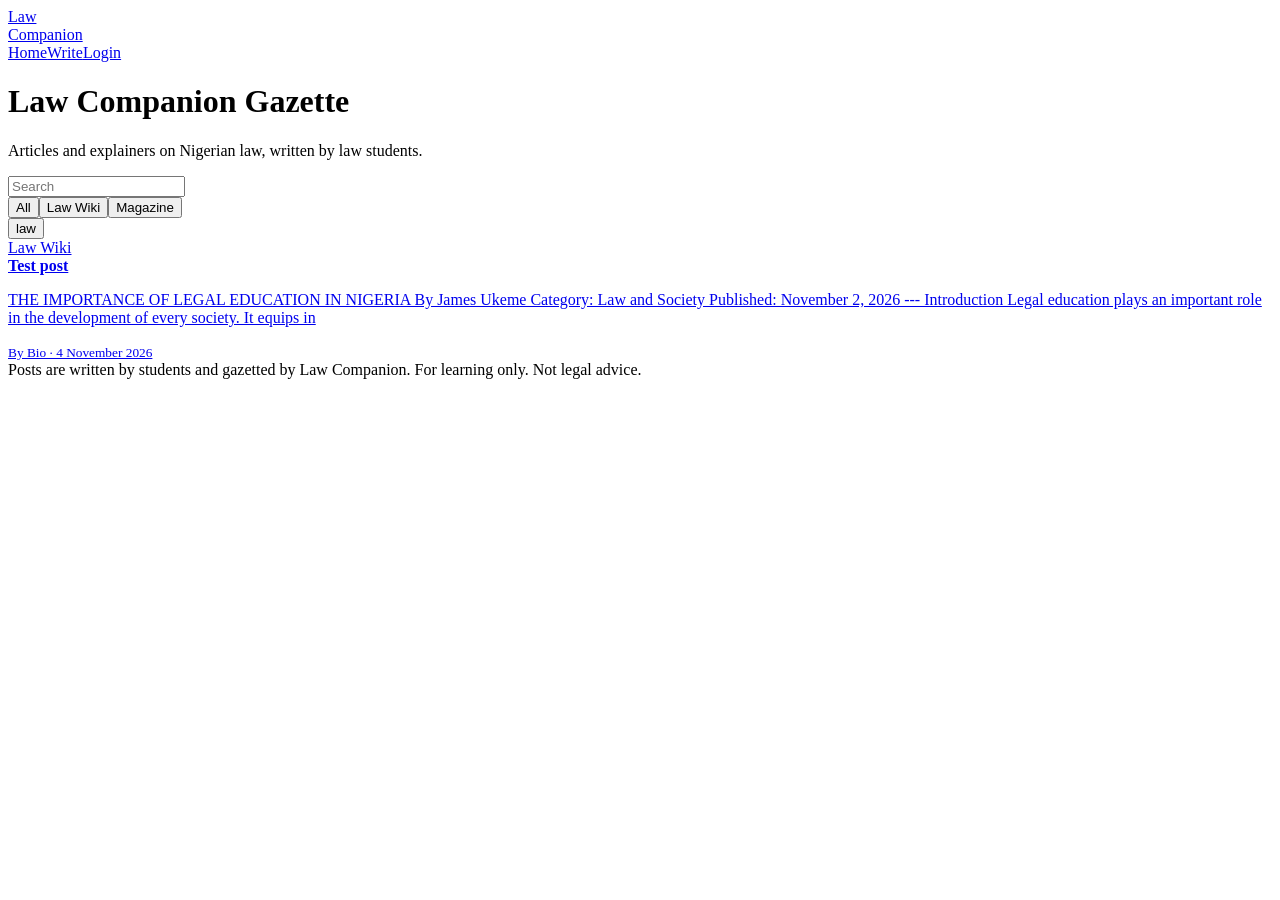
<file: index.html>
<!doctype html><html lang="en"><head><meta charset="utf-8"><meta name="viewport" content="width=device-width,initial-scale=1"><title>Law Companion Gazette</title><meta name="description" content="Articles and explainers on Nigerian law, written by law students."><link rel="canonical" href="https://lawcomp.github.io/gazette/"><meta property="og:title" content="Law Companion Gazette"><meta property="og:description" content="Articles and explainers on Nigerian law, written by law students."><meta property="og:type" content="website"><meta property="og:site_name" content="Law Companion"><link rel="stylesheet" href="https://lawcomp.github.io/gazette/style.css"></head><body data-page=""><header class="top"><a class="brand" href="https://lawcomp.github.io/gazette/">Law<br>Companion</a><nav class="nv"><a data-p="home" href="https://lawcomp.github.io/gazette/">Home</a><a data-p="write" href="https://lawcomp.github.io/gazette/write.html">Write</a><a data-p="login" id="nvl" href="https://lawcomp.github.io/gazette/login.html">Login</a></nav></header><main><h1>Law Companion Gazette</h1><p class="lead">Articles and explainers on Nigerian law, written by law students.</p><input class="search" id="q" type="search" placeholder="Search" autocomplete="off"><div class="chips"><button class="on" data-kf="all">All</button><button data-kf="wiki">Law Wiki</button><button data-kf="magazine">Magazine</button></div><div class="chips"><button data-tf="law">law</button></div><a class="it" href="https://lawcomp.github.io/gazette/posts/test-post-7487bdad.html" data-k="wiki" data-t="|law|" data-s="test post the importance of legal education in nigeria by james ukeme category: law and society published: november 2, 2026 --- introduction legal education plays an important role in the development of every society. it equips in law bio"><div class="k">Law Wiki</div><b>Test post</b><p>THE IMPORTANCE OF LEGAL EDUCATION IN NIGERIA By James Ukeme Category: Law and Society Published: November 2, 2026 --- Introduction Legal education plays an important role in the development of every society. It equips in</p><small>By Bio · 4 November 2026</small></a><p id="none" class="lead" hidden>Nothing found.</p><script src="https://lawcomp.github.io/gazette/app.js"></script></main><footer>Posts are written by students and gazetted by Law Companion. For learning only. Not legal advice.</footer><script src="https://lawcomp.github.io/gazette/site.js"></script></body></html>
</file>
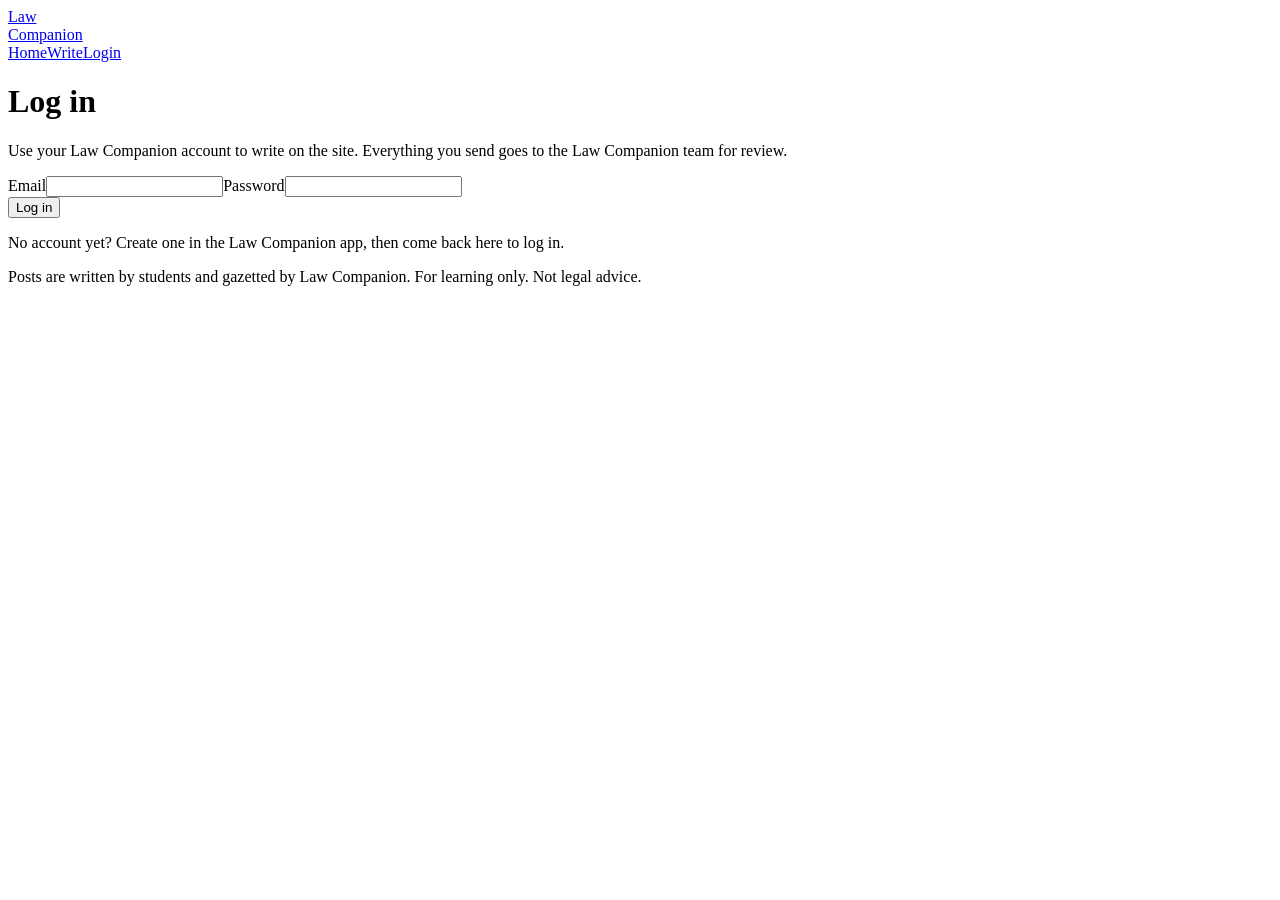
<file: login.html>
<!doctype html><html lang="en"><head><meta charset="utf-8"><meta name="viewport" content="width=device-width,initial-scale=1"><title>Log in | Law Companion</title><meta name="description" content="Log in to write on Law Companion"><link rel="canonical" href="https://lawcomp.github.io/gazette/login.html"><meta property="og:title" content="Log in | Law Companion"><meta property="og:description" content="Log in to write on Law Companion"><meta property="og:type" content="website"><meta property="og:site_name" content="Law Companion"><link rel="stylesheet" href="https://lawcomp.github.io/gazette/style.css"><meta name="robots" content="noindex"></head><body data-page="login"><header class="top"><a class="brand" href="https://lawcomp.github.io/gazette/">Law<br>Companion</a><nav class="nv"><a data-p="home" href="https://lawcomp.github.io/gazette/">Home</a><a data-p="write" href="https://lawcomp.github.io/gazette/write.html">Write</a><a data-p="login" id="nvl" href="https://lawcomp.github.io/gazette/login.html">Login</a></nav></header><main><h1>Log in</h1><p class="lead">Use your Law Companion account to write on the site. Everything you send goes to the Law Companion team for review.</p><form class="card fm" id="lf"><label for="le">Email</label><input type="email" id="le" autocomplete="email" required><label for="lp">Password</label><input type="password" id="lp" autocomplete="current-password" required><div class="row"><button class="btn" id="lb" type="submit">Log in</button></div><p class="hint">No account yet? Create one in the Law Companion app, then come back here to log in.</p></form></main><footer>Posts are written by students and gazetted by Law Companion. For learning only. Not legal advice.</footer><script src="https://lawcomp.github.io/gazette/site.js"></script></body></html>
</file>
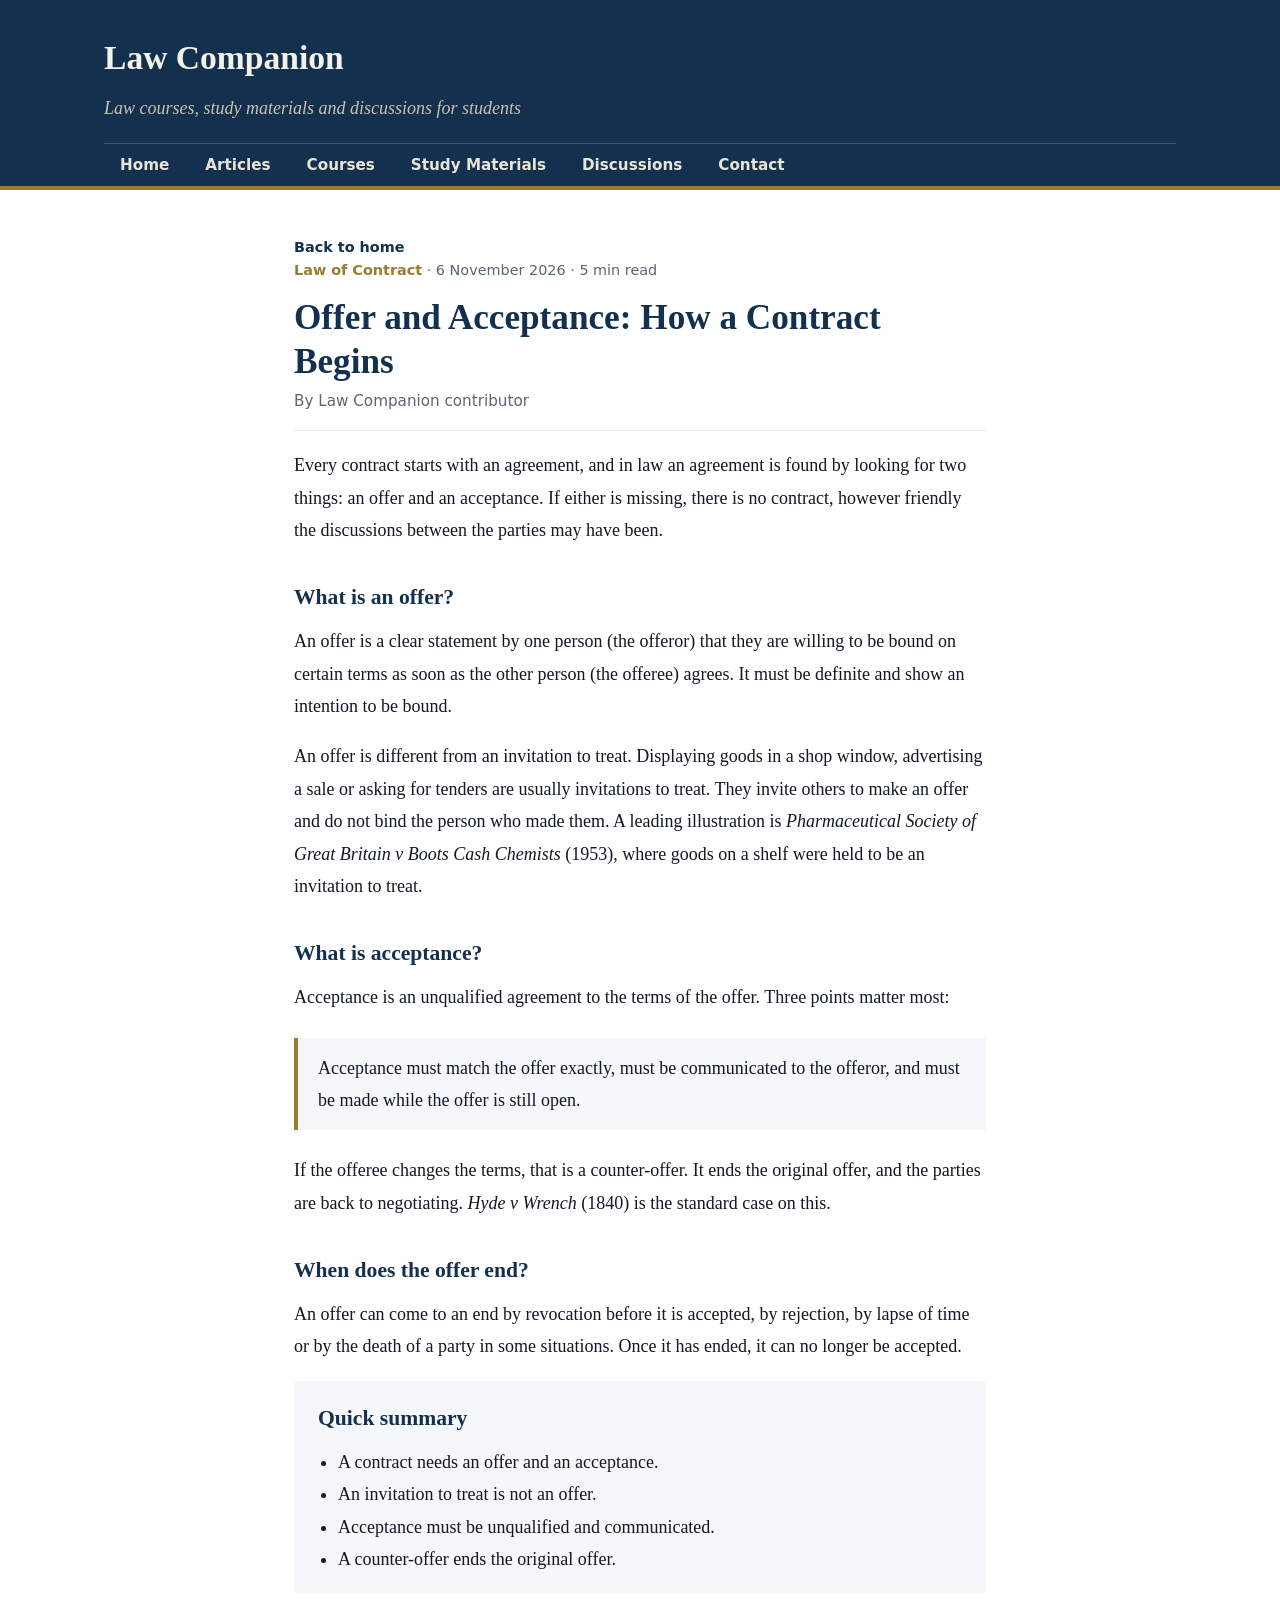
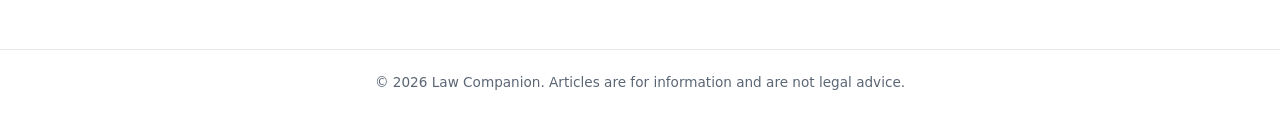
<file: offer.html>
<!DOCTYPE html>
<html lang="en">
<head>
<meta charset="utf-8">
<meta name="viewport" content="width=device-width, initial-scale=1, viewport-fit=cover">
<title>Offer and Acceptance in the Law of Contract | Law Companion</title>
<meta name="description" content="A simple guide to offer and acceptance, the first requirements of a valid contract.">
<style>
:root{--ink:#111827;--muted:#5b6675;--paper:#ffffff;--line:#e5e7eb;--navy:#14304f;--brass:#9a7b2f;--soft:#f5f7fa;
  box-sizing:border-box;padding-top:env(safe-area-inset-top,0px);padding-bottom:env(safe-area-inset-bottom,0px)}
*,*::before,*::after{box-sizing:inherit}
body{margin:0;background:var(--paper);color:var(--ink);font:18px/1.8 Georgia,"Times New Roman",serif}
a{color:inherit}
a:focus-visible{outline:3px solid var(--brass);outline-offset:2px}
header{background:var(--navy);color:#f4f1e8;border-bottom:4px solid var(--brass)}
.wrap{max-width:1120px;margin:0 auto;padding:0 24px}
.brand{padding:28px 0 18px}
.brand h1{margin:0;font-size:2.1rem;font-weight:700}
.brand p{margin:4px 0 0;color:#c9c3ae;font-style:italic}
nav ul{list-style:none;margin:0;padding:0;display:flex;flex-wrap:wrap;gap:4px;border-top:1px solid rgba(255,255,255,.18)}
nav a{display:block;padding:12px 16px;text-decoration:none;font:600 .95rem system-ui,-apple-system,"Segoe UI",sans-serif;color:#e9e5d6}
nav a:hover{background:rgba(255,255,255,.1);color:#fff}
.post{max-width:740px;margin:0 auto;padding:40px 24px 56px}
.back{font:600 .9rem system-ui,sans-serif;color:var(--navy);text-decoration:none}
.back:hover{text-decoration:underline}
.meta{font:.9rem system-ui,sans-serif;color:var(--muted);margin:24px 0 8px}
.tag{color:var(--brass);font-weight:700}
.post h2{margin:0 0 8px;font-size:2.2rem;line-height:1.25;color:var(--navy)}
.byline{margin:0 0 28px;padding-bottom:20px;border-bottom:1px solid var(--line);font:.95rem system-ui,sans-serif;color:var(--muted)}
.post h3{margin:32px 0 8px;font-size:1.35rem;color:var(--navy)}
.post p{margin:0 0 18px}
blockquote{margin:24px 0;padding:14px 20px;background:var(--soft);border-left:4px solid var(--brass)}
.summary{padding:18px 24px;background:var(--soft);border-radius:4px}
.summary h3{margin-top:0}
.summary ul{margin:0;padding-left:20px}
footer{border-top:1px solid var(--line);padding:24px 0;color:var(--muted);font:.85rem system-ui,sans-serif;text-align:center}
@media (max-width:520px){.brand h1{font-size:1.6rem}.post h2{font-size:1.7rem}nav ul{overflow-x:auto;flex-wrap:nowrap}nav a{white-space:nowrap}}
</style>
</head>
<body>
<header>
  <div class="wrap">
    <div class="brand">
      <h1>Law Companion</h1>
      <p>Law courses, study materials and discussions for students</p>
    </div>
    <nav aria-label="Main">
      <ul>
        <li><a href="index.html">Home</a></li>
        <li><a href="#">Articles</a></li>
        <li><a href="#">Courses</a></li>
        <li><a href="#">Study Materials</a></li>
        <li><a href="#">Discussions</a></li>
        <li><a href="#">Contact</a></li>
      </ul>
    </nav>
  </div>
</header>

<main class="post">
  <a class="back" href="index.html">Back to home</a>
  <p class="meta"><span class="tag">Law of Contract</span> · 6 November 2026 · 5 min read</p>
  <h2>Offer and Acceptance: How a Contract Begins</h2>
  <p class="byline">By Law Companion contributor</p>

  <p>Every contract starts with an agreement, and in law an agreement is found by looking for two things: an offer and an acceptance. If either is missing, there is no contract, however friendly the discussions between the parties may have been.</p>

  <h3>What is an offer?</h3>
  <p>An offer is a clear statement by one person (the offeror) that they are willing to be bound on certain terms as soon as the other person (the offeree) agrees. It must be definite and show an intention to be bound.</p>
  <p>An offer is different from an invitation to treat. Displaying goods in a shop window, advertising a sale or asking for tenders are usually invitations to treat. They invite others to make an offer and do not bind the person who made them. A leading illustration is <em>Pharmaceutical Society of Great Britain v Boots Cash Chemists</em> (1953), where goods on a shelf were held to be an invitation to treat.</p>

  <h3>What is acceptance?</h3>
  <p>Acceptance is an unqualified agreement to the terms of the offer. Three points matter most:</p>
  <blockquote>Acceptance must match the offer exactly, must be communicated to the offeror, and must be made while the offer is still open.</blockquote>
  <p>If the offeree changes the terms, that is a counter-offer. It ends the original offer, and the parties are back to negotiating. <em>Hyde v Wrench</em> (1840) is the standard case on this.</p>

  <h3>When does the offer end?</h3>
  <p>An offer can come to an end by revocation before it is accepted, by rejection, by lapse of time or by the death of a party in some situations. Once it has ended, it can no longer be accepted.</p>

  <div class="summary">
    <h3>Quick summary</h3>
    <ul>
      <li>A contract needs an offer and an acceptance.</li>
      <li>An invitation to treat is not an offer.</li>
      <li>Acceptance must be unqualified and communicated.</li>
      <li>A counter-offer ends the original offer.</li>
    </ul>
  </div>
</main>

<footer>
  <div class="wrap">&copy; 2026 Law Companion. Articles are for information and are not legal advice.</div>
</footer>
</body>
</html>
</file>
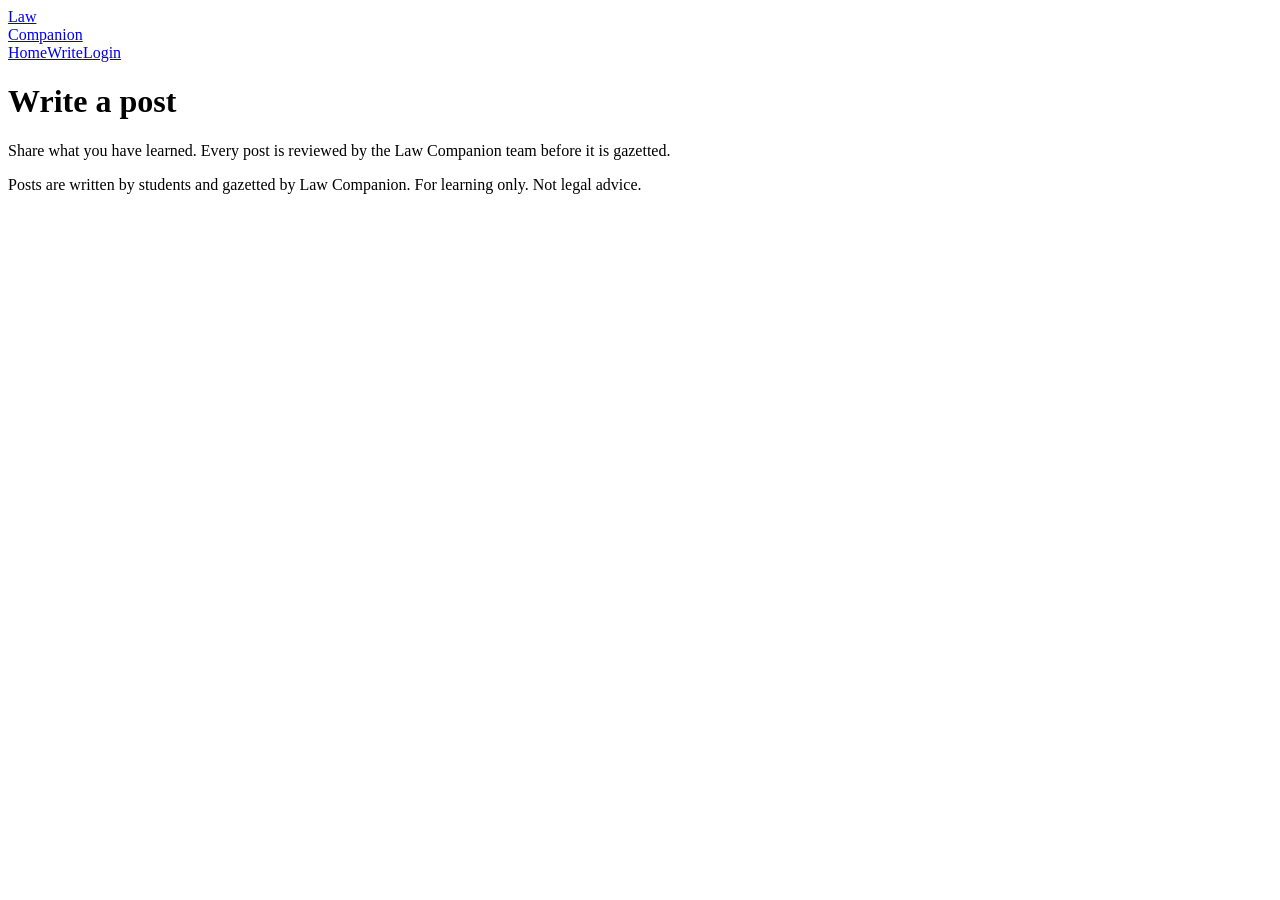
<file: write.html>
<!doctype html><html lang="en"><head><meta charset="utf-8"><meta name="viewport" content="width=device-width,initial-scale=1"><title>Write | Law Companion</title><meta name="description" content="Write a post for Law Companion"><link rel="canonical" href="https://lawcomp.github.io/gazette/write.html"><meta property="og:title" content="Write | Law Companion"><meta property="og:description" content="Write a post for Law Companion"><meta property="og:type" content="website"><meta property="og:site_name" content="Law Companion"><link rel="stylesheet" href="https://lawcomp.github.io/gazette/style.css"><meta name="robots" content="noindex"></head><body data-page="write"><header class="top"><a class="brand" href="https://lawcomp.github.io/gazette/">Law<br>Companion</a><nav class="nv"><a data-p="home" href="https://lawcomp.github.io/gazette/">Home</a><a data-p="write" href="https://lawcomp.github.io/gazette/write.html">Write</a><a data-p="login" id="nvl" href="https://lawcomp.github.io/gazette/login.html">Login</a></nav></header><main><h1>Write a post</h1><p class="lead">Share what you have learned. Every post is reviewed by the Law Companion team before it is gazetted.</p><section id="wGate" class="card" hidden><b>Please log in to write.</b><p class="hint">You need a Law Companion account.</p><div class="row"><a class="btn" href="https://lawcomp.github.io/gazette/login.html?next=write.html">Log in</a></div></section><section id="wBio" class="card fm" hidden><b>First, set up your author bio</b><p class="hint">Shown under your posts as: <span id="bnm"></span></p><label for="btx">Short bio</label><textarea id="btx" rows="3" maxlength="150" placeholder="For example: Final-year law student interested in contract law."></textarea><div class="meta"><span></span><span id="bct">0/150</span></div><label for="blk">LinkedIn or Facebook link</label><input type="url" id="blk" placeholder="https://www.linkedin.com/in/yourname"><div class="row"><button class="btn" id="bgo" type="button">Save bio</button></div></section><section id="wEd" class="card fm" hidden><label for="ekind">Type</label><select id="ekind"><option value="wiki">Law Wiki</option><option value="magazine">Magazine</option></select><label for="etitle">Title</label><input type="text" id="etitle" maxlength="150"><label for="etags">Tags (separate with commas)</label><input type="text" id="etags" placeholder="contract law, consideration"><label>Post</label><div class="tb"><select id="eblk"><option value="p">Paragraph</option><option value="h2">Heading</option><option value="h3">Subheading</option><option value="h4">Small heading</option><option value="blockquote">Quote</option></select><button type="button" data-c="bold"><b>B</b></button><button type="button" data-c="italic"><i>I</i></button><button type="button" data-c="underline"><u>U</u></button><button type="button" data-c="strikeThrough"><s>S</s></button><button type="button" data-c="insertUnorderedList">&bull; List</button><button type="button" data-c="insertOrderedList">1. List</button><button type="button" data-c="undo">Undo</button></div><div class="ed" id="ebody" contenteditable="true"></div><div class="meta"><span id="ewc"></span><span>Saved on this device</span></div><label class="tm"><input type="checkbox" id="etm"><span>I understand that Law Companion has the right to accept, reject, gazette, withdraw, delete and change any article or contribution at any time, without notice, and may distribute it across its other digital platforms. I confirm that my content contains no hate speech, harmful content, discrimination or other unlawful material.</span></label><div class="row"><button class="btn alt" id="esave" type="button">Save draft</button><button class="btn" id="esub" type="button">Submit for review</button></div></section></main><footer>Posts are written by students and gazetted by Law Companion. For learning only. Not legal advice.</footer><script src="https://lawcomp.github.io/gazette/site.js"></script></body></html>
</file>
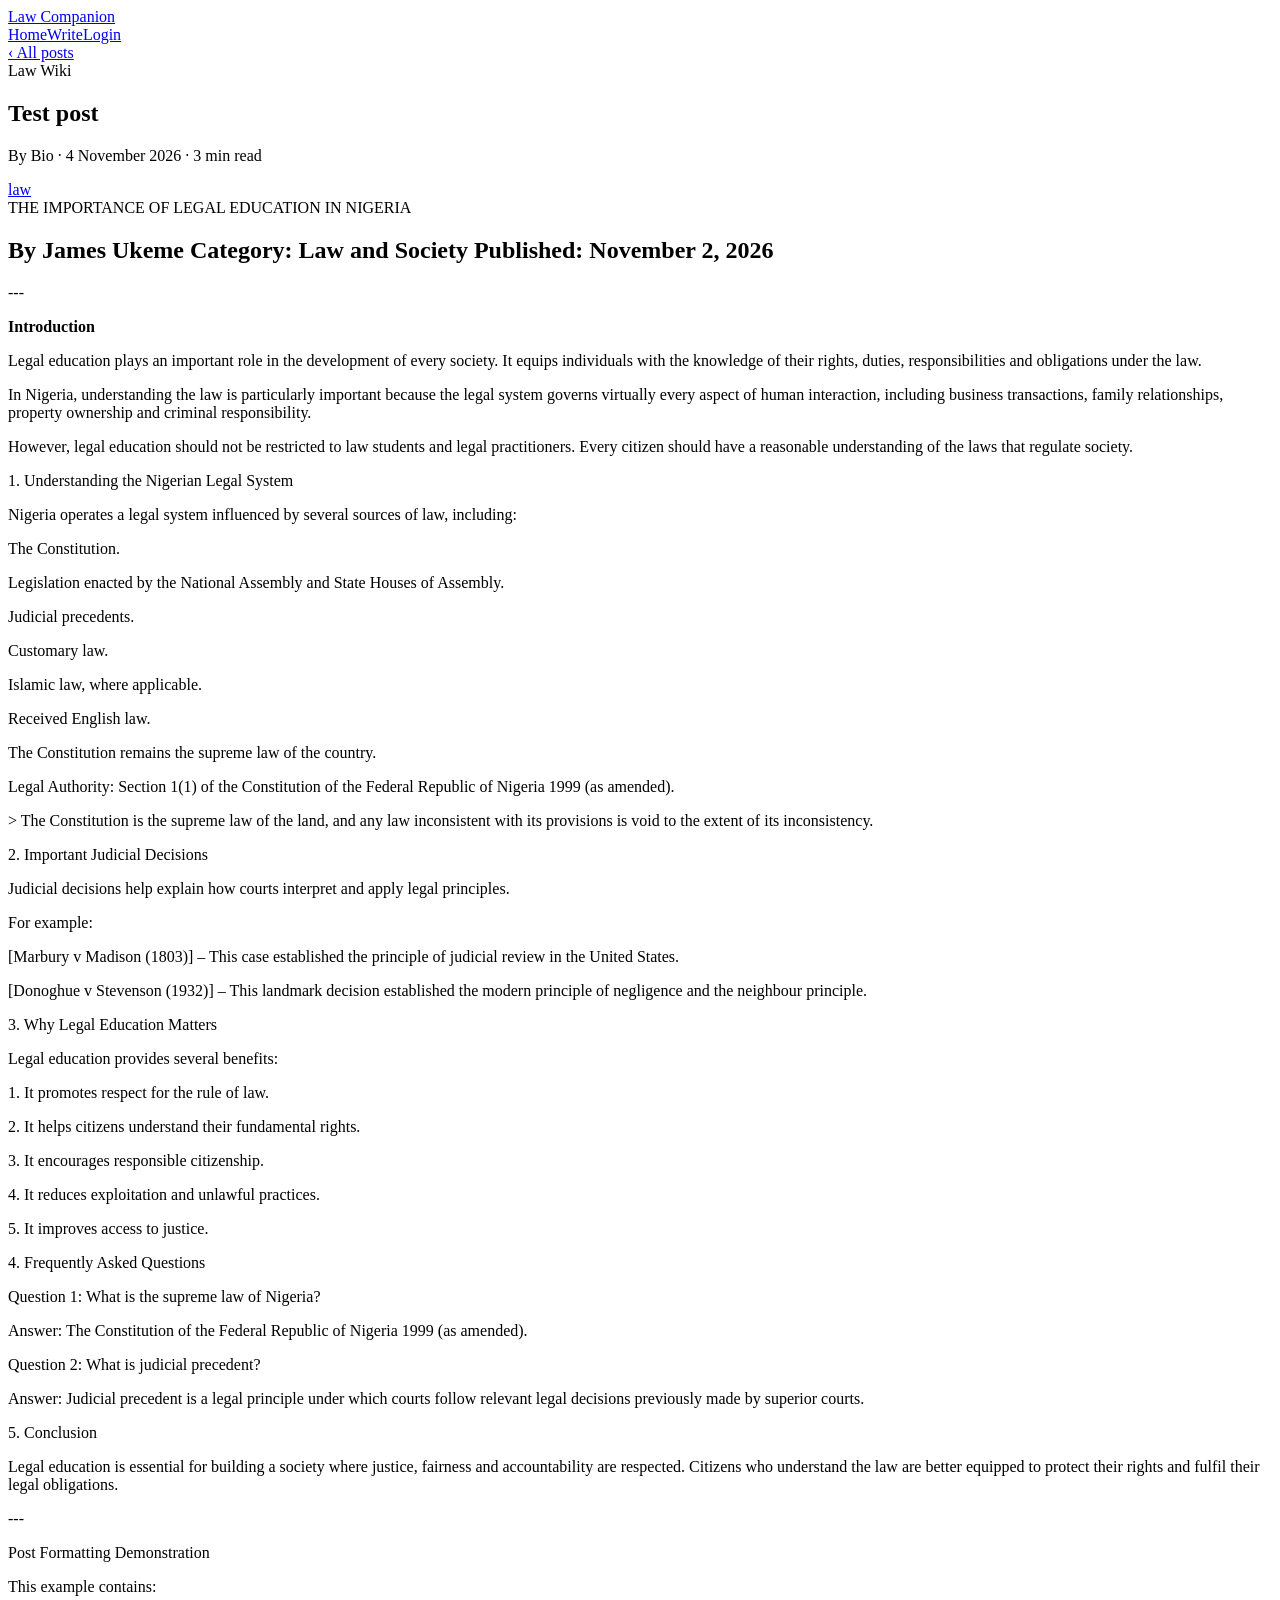
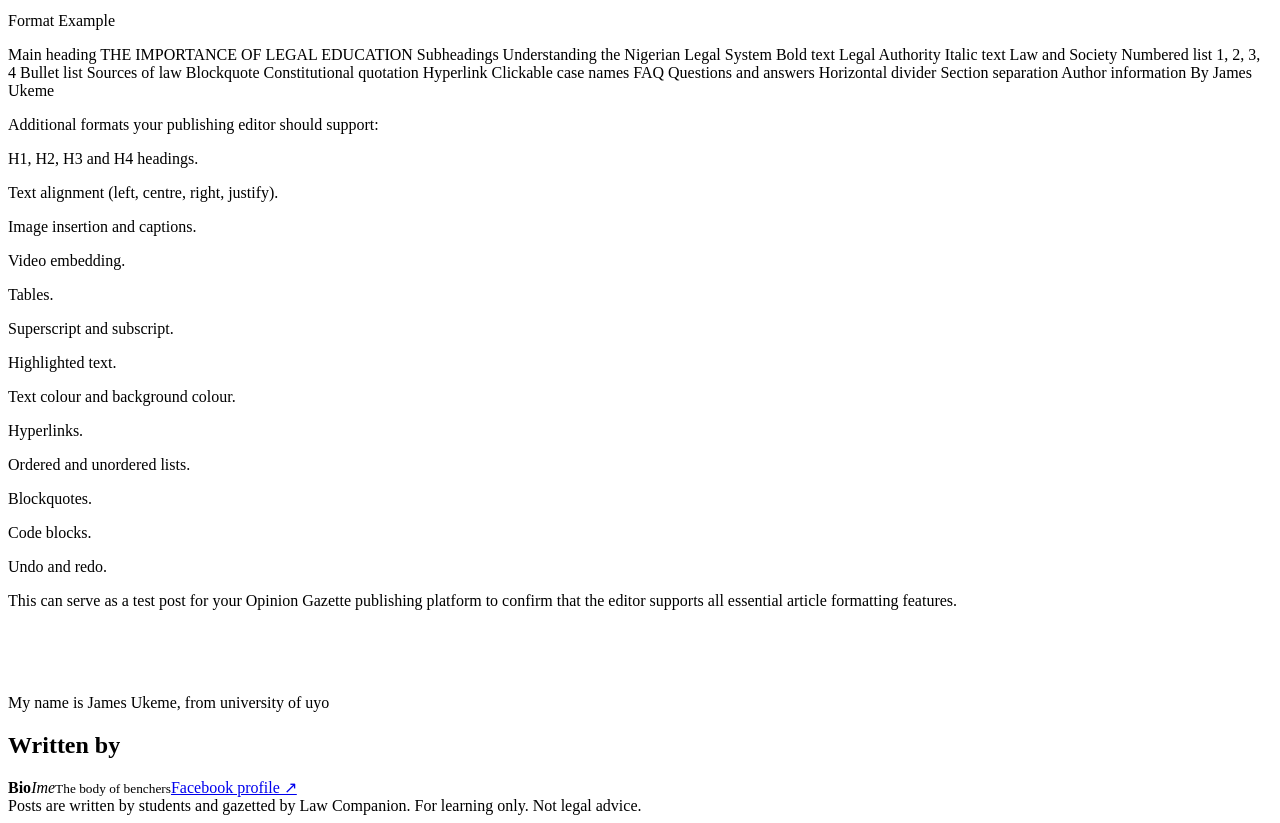
<file: posts/test-post-7487bdad.html>
<!doctype html><html lang="en"><head><meta charset="utf-8"><meta name="viewport" content="width=device-width,initial-scale=1"><title>Test post | Law Companion</title><meta name="description" content="THE IMPORTANCE OF LEGAL EDUCATION IN NIGERIA By James Ukeme Category: Law and Society Published: November 2, 2026 --- Introduction Legal education plays an important role in the development of every s"><link rel="canonical" href="https://lawcomp.github.io/gazette/posts/test-post-7487bdad.html"><meta property="og:title" content="Test post | Law Companion"><meta property="og:description" content="THE IMPORTANCE OF LEGAL EDUCATION IN NIGERIA By James Ukeme Category: Law and Society Published: November 2, 2026 --- Introduction Legal education plays an important role in the development of every s"><meta property="og:type" content="article"><meta property="og:site_name" content="Law Companion"><link rel="stylesheet" href="https://lawcomp.github.io/gazette/style.css"><script type="application/ld+json">{"@context":"https://schema.org","@type":"Article","headline":"Test post","author":{"@type":"Person","name":"Bio"},"datePublished":"2026-11-04T07:04:05.508+00:00","dateModified":"2026-11-04T07:04:05.508+00:00","publisher":{"@type":"Organization","name":"Law Companion"},"description":"THE IMPORTANCE OF LEGAL EDUCATION IN NIGERIA By James Ukeme Category: Law and Society Published: November 2, 2026 --- Introduction Legal education plays an important role in the development of every society. It equips in"}</script></head><body data-page=""><header class="top"><a class="brand" href="https://lawcomp.github.io/gazette/">Law Companion</a><nav class="nv"><a data-p="home" href="https://lawcomp.github.io/gazette/">Home</a><a data-p="write" href="https://lawcomp.github.io/gazette/write.html">Write</a><a data-p="login" id="nvl" href="https://lawcomp.github.io/gazette/login.html">Login</a></nav></header><main><a class="back" href="https://lawcomp.github.io/gazette/">‹ All posts</a><article><div class="k">Law Wiki</div><h1>Test post</h1><p class="by">By Bio · 4 November 2026 · 3 min read</p><div class="tg"><a href="https://lawcomp.github.io/gazette/tags/law.html">law</a></div><div class="body">THE IMPORTANCE OF LEGAL EDUCATION IN NIGERIA<h2> By James Ukeme Category: Law and Society Published: November 2, 2026</h2><p> ---</p><p><strong> Introduction</strong></p><p> Legal education plays an important role in the development of every society. It equips individuals with the knowledge of their rights, duties, responsibilities and obligations under the law.</p><p> In Nigeria, understanding the law is particularly important because the legal system governs virtually every aspect of human interaction, including business transactions, family relationships, property ownership and criminal responsibility.</p><p> However, legal education should not be restricted to law students and legal practitioners. Every citizen should have a reasonable understanding of the laws that regulate society.</p><p> 1. Understanding the Nigerian Legal System</p><p> Nigeria operates a legal system influenced by several sources of law, including:</p><p> The Constitution.</p><p> Legislation enacted by the National Assembly and State Houses of Assembly.</p><p> Judicial precedents.</p><p> Customary law.</p><p> Islamic law, where applicable.</p><p> Received English law.</p><p> The Constitution remains the supreme law of the country.</p><p> Legal Authority: Section 1(1) of the Constitution of the Federal Republic of Nigeria 1999 (as amended).</p><p> &gt; The Constitution is the supreme law of the land, and any law inconsistent with its provisions is void to the extent of its inconsistency.</p><p> 2. Important Judicial Decisions</p><p> Judicial decisions help explain how courts interpret and apply legal principles.</p><p> For example:</p><p> [Marbury v Madison (1803)] – This case established the principle of judicial review in the United States.</p><p> [Donoghue v Stevenson (1932)] – This landmark decision established the modern principle of negligence and the neighbour principle.</p><p> 3. Why Legal Education Matters</p><p> Legal education provides several benefits:</p><p> 1. It promotes respect for the rule of law.</p><p> 2. It helps citizens understand their fundamental rights.</p><p> 3. It encourages responsible citizenship.</p><p> 4. It reduces exploitation and unlawful practices.</p><p> 5. It improves access to justice.</p><p> 4. Frequently Asked Questions</p><p> Question 1: What is the supreme law of Nigeria?</p><p> Answer: The Constitution of the Federal Republic of Nigeria 1999 (as amended).</p><p> Question 2: What is judicial precedent?</p><p> Answer: Judicial precedent is a legal principle under which courts follow relevant legal decisions previously made by superior courts.</p><p> 5. Conclusion</p><p> Legal education is essential for building a society where justice, fairness and accountability are respected. Citizens who understand the law are better equipped to protect their rights and fulfil their legal obligations.</p><p> ---</p><p> Post Formatting Demonstration</p><p> This example contains:</p><p> Format	Example</p><p> Main heading	THE IMPORTANCE OF LEGAL EDUCATION Subheadings	Understanding the Nigerian Legal System Bold text	Legal Authority Italic text	Law and Society Numbered list	1, 2, 3, 4 Bullet list	Sources of law Blockquote	Constitutional quotation Hyperlink	Clickable case names FAQ	Questions and answers Horizontal divider	Section separation Author information	By James Ukeme</p><p> Additional formats your publishing editor should support:</p><p> H1, H2, H3 and H4 headings.</p><p> Text alignment (left, centre, right, justify).</p><p> Image insertion and captions.</p><p> Video embedding.</p><p> Tables.</p><p> Superscript and subscript.</p><p> Highlighted text.</p><p> Text colour and background colour.</p><p> Hyperlinks.</p><p> Ordered and unordered lists.</p><p> Blockquotes.</p><p> Code blocks.</p><p> Undo and redo.</p><p> This can serve as a test post for your Opinion Gazette publishing platform to confirm that the editor supports all essential article formatting features.</p><p><br></p><p><br></p><p>My name is James Ukeme, from university of uyo </p></div><section class="con"><h2>Written by</h2><div class="pf"><b>Bio</b><em>Ime</em><small>The body of benchers</small><a href="https://Facebook.com/ukeme" target="_blank" rel="noopener noreferrer nofollow">Facebook profile ↗</a></div></section></article><div id="rel" data-base="https://lawcomp.github.io/gazette" data-s="test-post-7487bdad" data-a="f463d73902" data-t="law" data-n="Bio"></div><script src="https://lawcomp.github.io/gazette/post.js"></script></main><footer>Posts are written by students and gazetted by Law Companion. For learning only. Not legal advice.</footer><script src="https://lawcomp.github.io/gazette/site.js"></script></body></html>
</file>
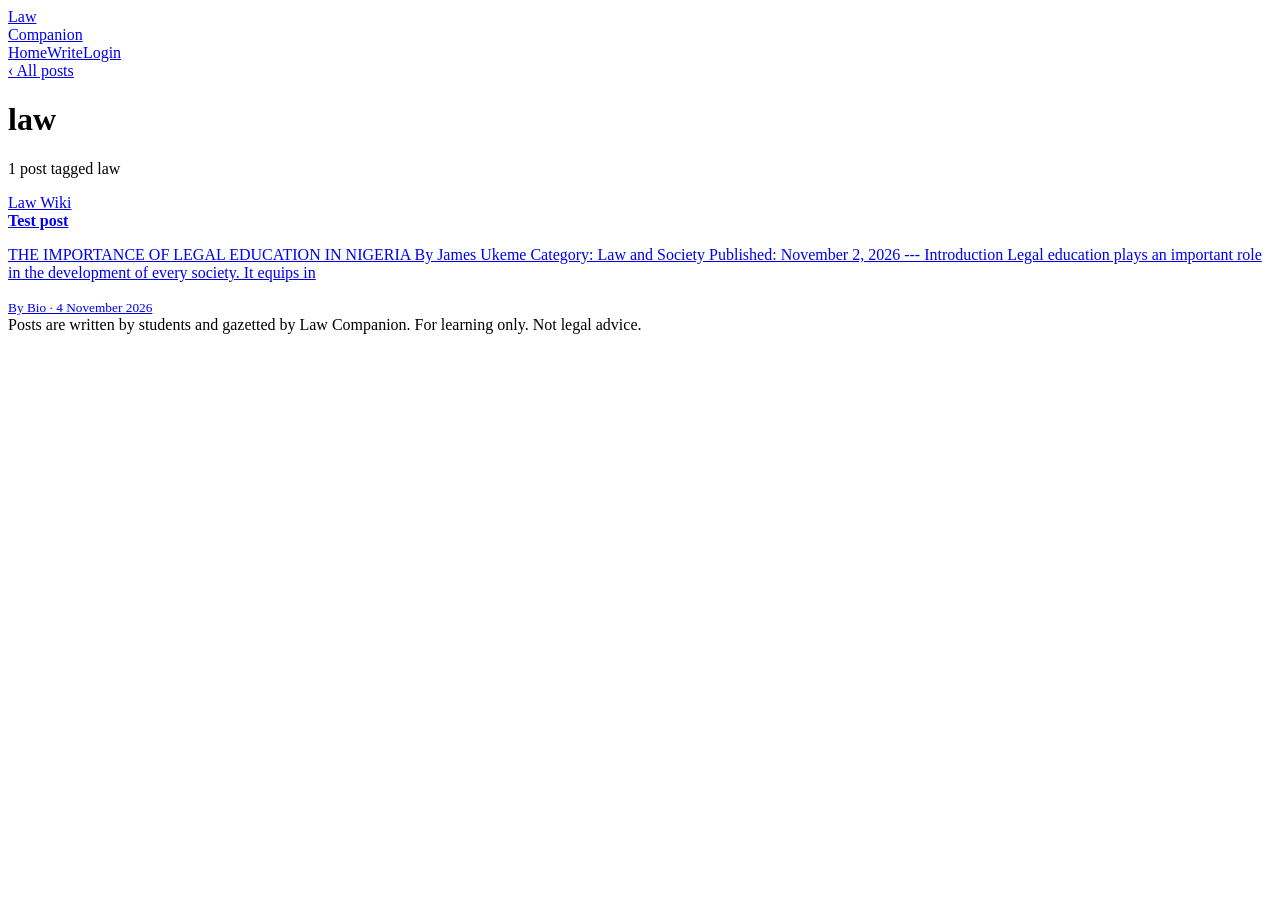
<file: tags/law.html>
<!doctype html><html lang="en"><head><meta charset="utf-8"><meta name="viewport" content="width=device-width,initial-scale=1"><title>law | Law Companion Gazette</title><meta name="description" content="Posts tagged law on Law Companion Gazette."><link rel="canonical" href="https://lawcomp.github.io/gazette/tags/law.html"><meta property="og:title" content="law | Law Companion Gazette"><meta property="og:description" content="Posts tagged law on Law Companion Gazette."><meta property="og:type" content="website"><meta property="og:site_name" content="Law Companion"><link rel="stylesheet" href="https://lawcomp.github.io/gazette/style.css"></head><body data-page=""><header class="top"><a class="brand" href="https://lawcomp.github.io/gazette/">Law<br>Companion</a><nav class="nv"><a data-p="home" href="https://lawcomp.github.io/gazette/">Home</a><a data-p="write" href="https://lawcomp.github.io/gazette/write.html">Write</a><a data-p="login" id="nvl" href="https://lawcomp.github.io/gazette/login.html">Login</a></nav></header><main><a class="back" href="https://lawcomp.github.io/gazette/">‹ All posts</a><h1>law</h1><p class="lead">1 post tagged law</p><a class="it" href="https://lawcomp.github.io/gazette/posts/test-post-7487bdad.html"><div class="k">Law Wiki</div><b>Test post</b><p>THE IMPORTANCE OF LEGAL EDUCATION IN NIGERIA By James Ukeme Category: Law and Society Published: November 2, 2026 --- Introduction Legal education plays an important role in the development of every society. It equips in</p><small>By Bio · 4 November 2026</small></a></main><footer>Posts are written by students and gazetted by Law Companion. For learning only. Not legal advice.</footer><script src="https://lawcomp.github.io/gazette/site.js"></script></body></html>
</file>
